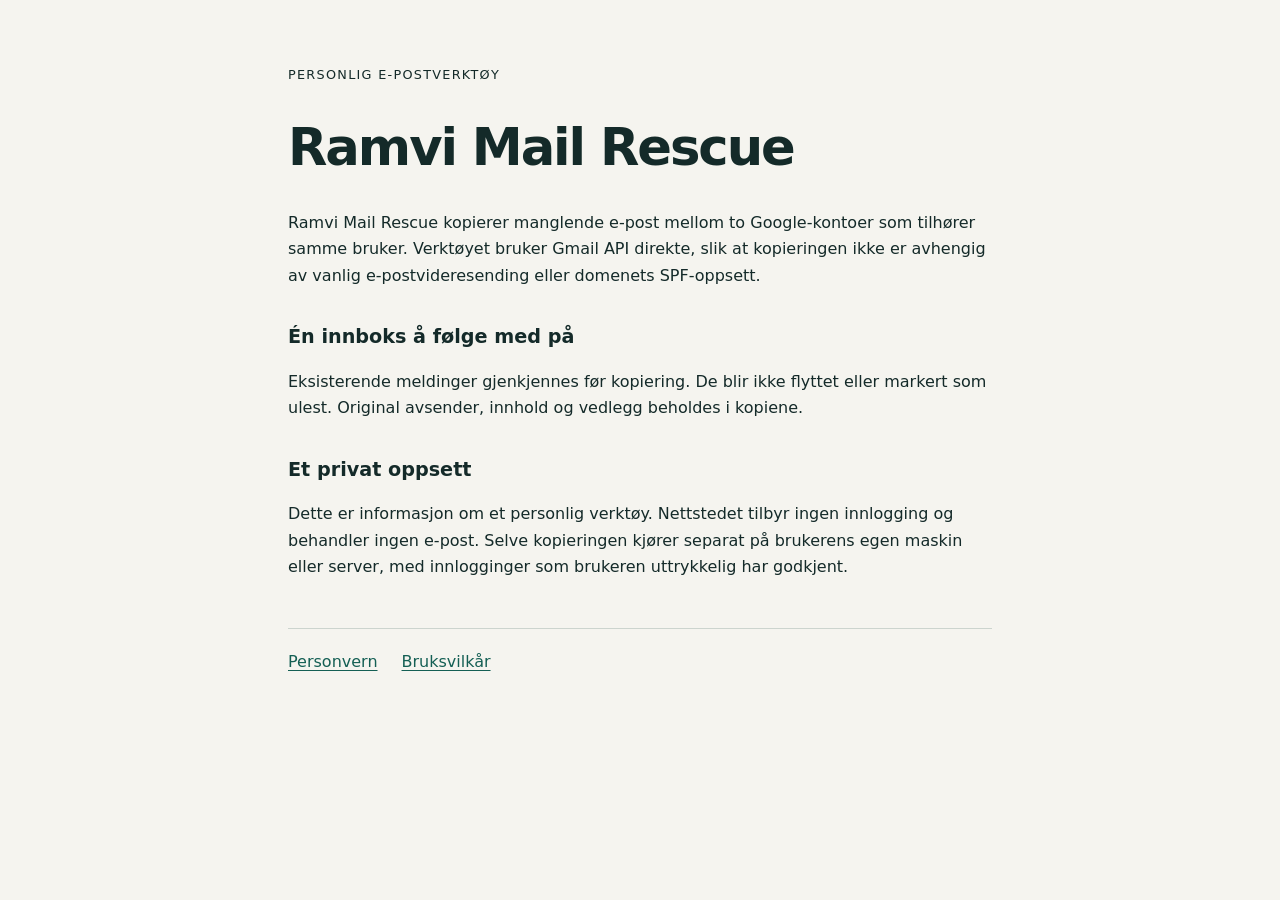
<file: index.html>
<!doctype html>
<html lang="nb"><meta charset="utf-8"><meta name="viewport" content="width=device-width,initial-scale=1">
<title>Ramvi Mail Rescue</title>
<link rel="stylesheet" href="style.css">
<main><p class="eyebrow">Personlig e-postverktøy</p><h1>Ramvi Mail Rescue</h1>
<p>Ramvi Mail Rescue kopierer manglende e-post mellom to Google-kontoer som tilhører samme bruker. Verktøyet bruker Gmail API direkte, slik at kopieringen ikke er avhengig av vanlig e-postvideresending eller domenets SPF-oppsett.</p>
<h2>Én innboks å følge med på</h2><p>Eksisterende meldinger gjenkjennes før kopiering. De blir ikke flyttet eller markert som ulest. Original avsender, innhold og vedlegg beholdes i kopiene.</p>
<h2>Et privat oppsett</h2><p>Dette er informasjon om et personlig verktøy. Nettstedet tilbyr ingen innlogging og behandler ingen e-post. Selve kopieringen kjører separat på brukerens egen maskin eller server, med innlogginger som brukeren uttrykkelig har godkjent.</p>
<nav><a href="privacy.html">Personvern</a><a href="terms.html">Bruksvilkår</a></nav></main></html>
</file>
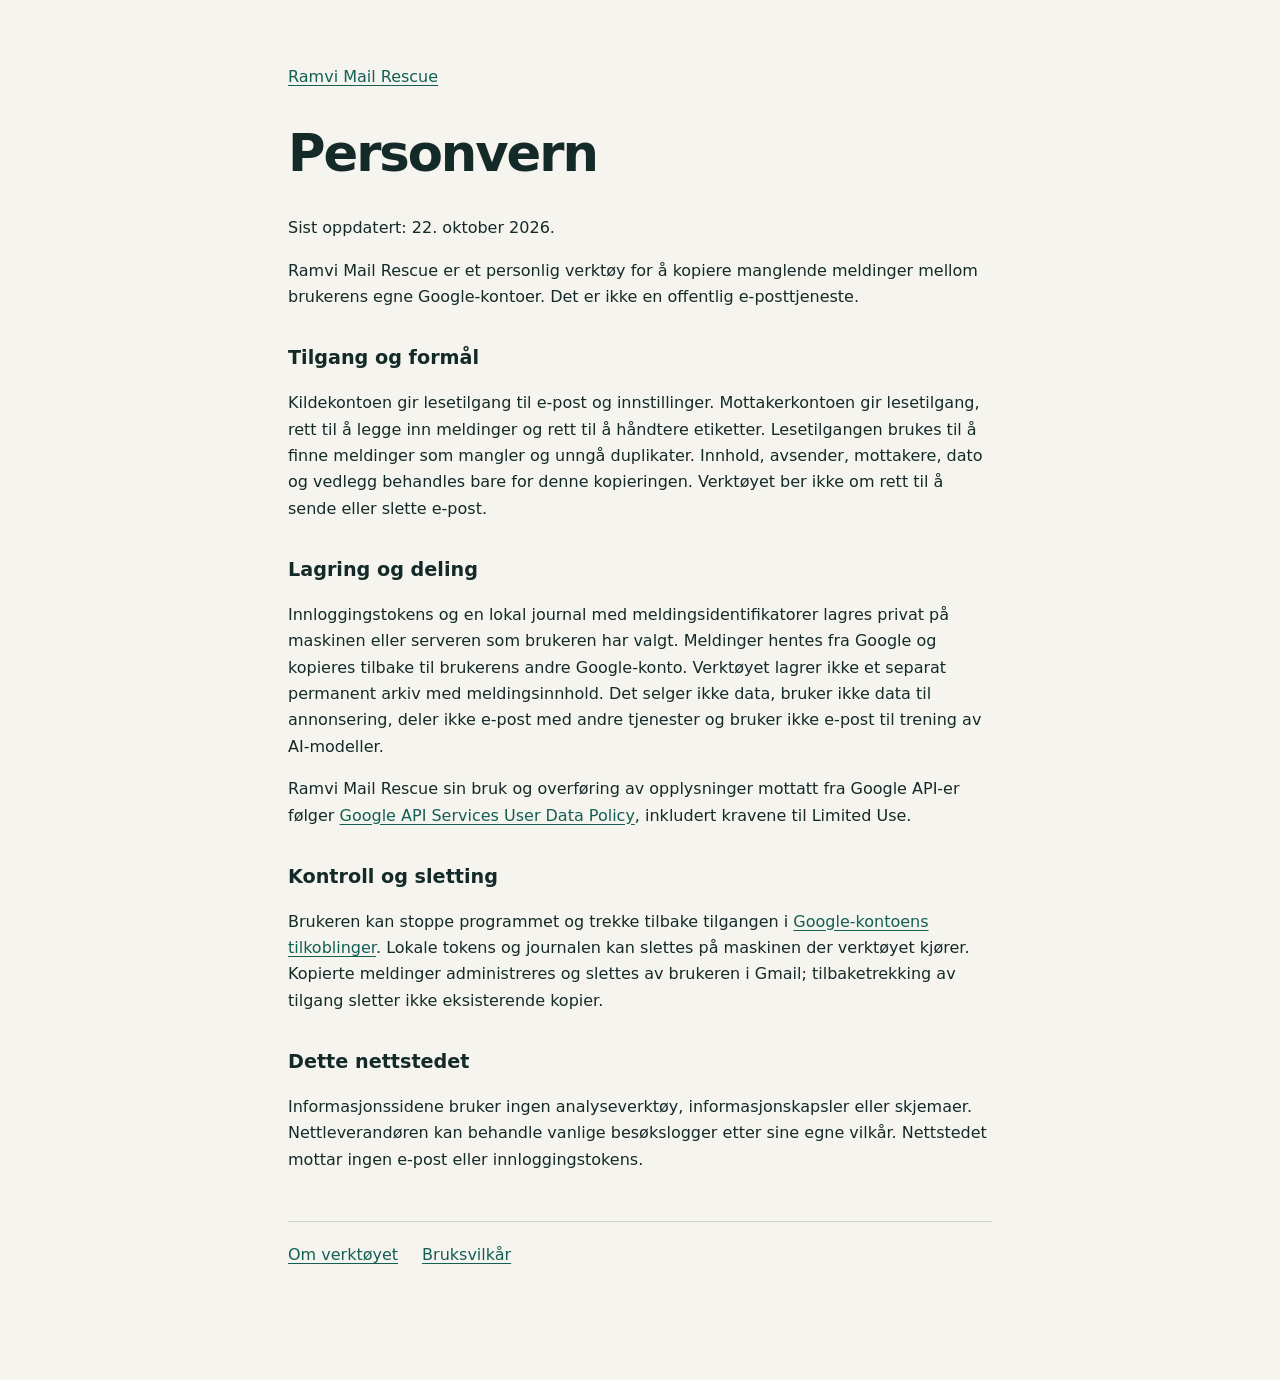
<file: privacy.html>
<!doctype html>
<html lang="nb"><meta charset="utf-8"><meta name="viewport" content="width=device-width,initial-scale=1">
<title>Personvern – Ramvi Mail Rescue</title><link rel="stylesheet" href="style.css">
<main><a href="index.html">Ramvi Mail Rescue</a><h1>Personvern</h1><p>Sist oppdatert: 22. oktober 2026.</p>
<p>Ramvi Mail Rescue er et personlig verktøy for å kopiere manglende meldinger mellom brukerens egne Google-kontoer. Det er ikke en offentlig e-posttjeneste.</p>
<h2>Tilgang og formål</h2><p>Kildekontoen gir lesetilgang til e-post og innstillinger. Mottakerkontoen gir lesetilgang, rett til å legge inn meldinger og rett til å håndtere etiketter. Lesetilgangen brukes til å finne meldinger som mangler og unngå duplikater. Innhold, avsender, mottakere, dato og vedlegg behandles bare for denne kopieringen. Verktøyet ber ikke om rett til å sende eller slette e-post.</p>
<h2>Lagring og deling</h2><p>Innloggingstokens og en lokal journal med meldingsidentifikatorer lagres privat på maskinen eller serveren som brukeren har valgt. Meldinger hentes fra Google og kopieres tilbake til brukerens andre Google-konto. Verktøyet lagrer ikke et separat permanent arkiv med meldingsinnhold. Det selger ikke data, bruker ikke data til annonsering, deler ikke e-post med andre tjenester og bruker ikke e-post til trening av AI-modeller.</p>
<p>Ramvi Mail Rescue sin bruk og overføring av opplysninger mottatt fra Google API-er følger <a href="https://developers.google.com/terms/api-services-user-data-policy">Google API Services User Data Policy</a>, inkludert kravene til Limited Use.</p>
<h2>Kontroll og sletting</h2><p>Brukeren kan stoppe programmet og trekke tilbake tilgangen i <a href="https://myaccount.google.com/connections">Google-kontoens tilkoblinger</a>. Lokale tokens og journalen kan slettes på maskinen der verktøyet kjører. Kopierte meldinger administreres og slettes av brukeren i Gmail; tilbaketrekking av tilgang sletter ikke eksisterende kopier.</p>
<h2>Dette nettstedet</h2><p>Informasjonssidene bruker ingen analyseverktøy, informasjonskapsler eller skjemaer. Nettleverandøren kan behandle vanlige besøkslogger etter sine egne vilkår. Nettstedet mottar ingen e-post eller innloggingstokens.</p><nav><a href="index.html">Om verktøyet</a><a href="terms.html">Bruksvilkår</a></nav></main></html>
</file>
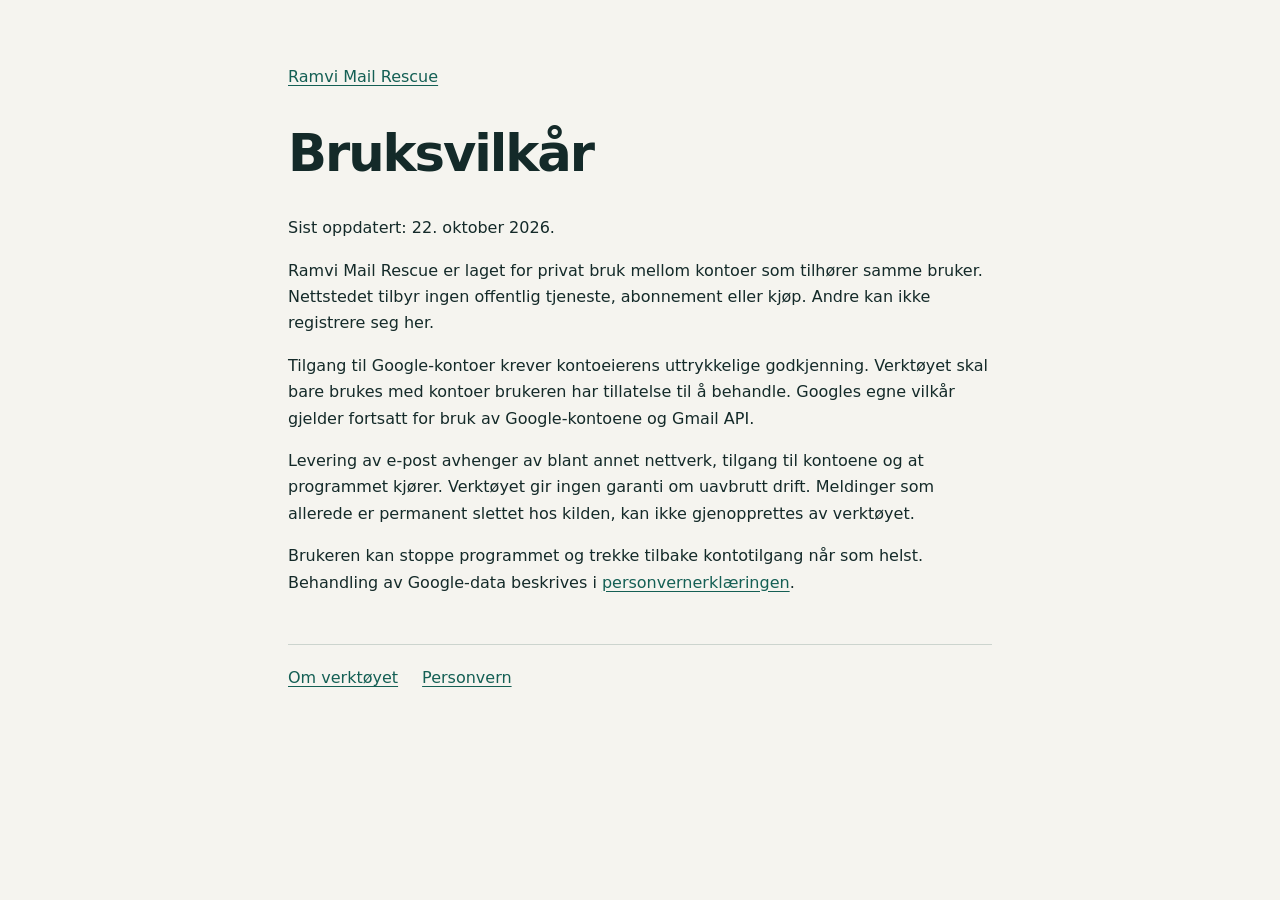
<file: terms.html>
<!doctype html>
<html lang="nb"><meta charset="utf-8"><meta name="viewport" content="width=device-width,initial-scale=1">
<title>Bruksvilkår – Ramvi Mail Rescue</title><link rel="stylesheet" href="style.css">
<main><a href="index.html">Ramvi Mail Rescue</a><h1>Bruksvilkår</h1><p>Sist oppdatert: 22. oktober 2026.</p>
<p>Ramvi Mail Rescue er laget for privat bruk mellom kontoer som tilhører samme bruker. Nettstedet tilbyr ingen offentlig tjeneste, abonnement eller kjøp. Andre kan ikke registrere seg her.</p>
<p>Tilgang til Google-kontoer krever kontoeierens uttrykkelige godkjenning. Verktøyet skal bare brukes med kontoer brukeren har tillatelse til å behandle. Googles egne vilkår gjelder fortsatt for bruk av Google-kontoene og Gmail API.</p>
<p>Levering av e-post avhenger av blant annet nettverk, tilgang til kontoene og at programmet kjører. Verktøyet gir ingen garanti om uavbrutt drift. Meldinger som allerede er permanent slettet hos kilden, kan ikke gjenopprettes av verktøyet.</p>
<p>Brukeren kan stoppe programmet og trekke tilbake kontotilgang når som helst. Behandling av Google-data beskrives i <a href="privacy.html">personvernerklæringen</a>.</p><nav><a href="index.html">Om verktøyet</a><a href="privacy.html">Personvern</a></nav></main></html>
</file>
<file: style.css>
:root{font-family:system-ui,sans-serif;color:#142a29;background:#f5f4ef;line-height:1.65}body{margin:0}main{max-width:44rem;margin:4rem auto;padding:0 1.5rem 3rem}h1{font-size:clamp(2rem,6vw,3.2rem);line-height:1.1;letter-spacing:-.04em}h2{font-size:1.2rem;margin-top:2rem}a{color:#145f54;text-underline-offset:.2em}.eyebrow{font-size:.8rem;text-transform:uppercase;letter-spacing:.1em}nav{display:flex;gap:1.5rem;border-top:1px solid #ccd4ce;margin-top:3rem;padding-top:1.25rem}
</file>
